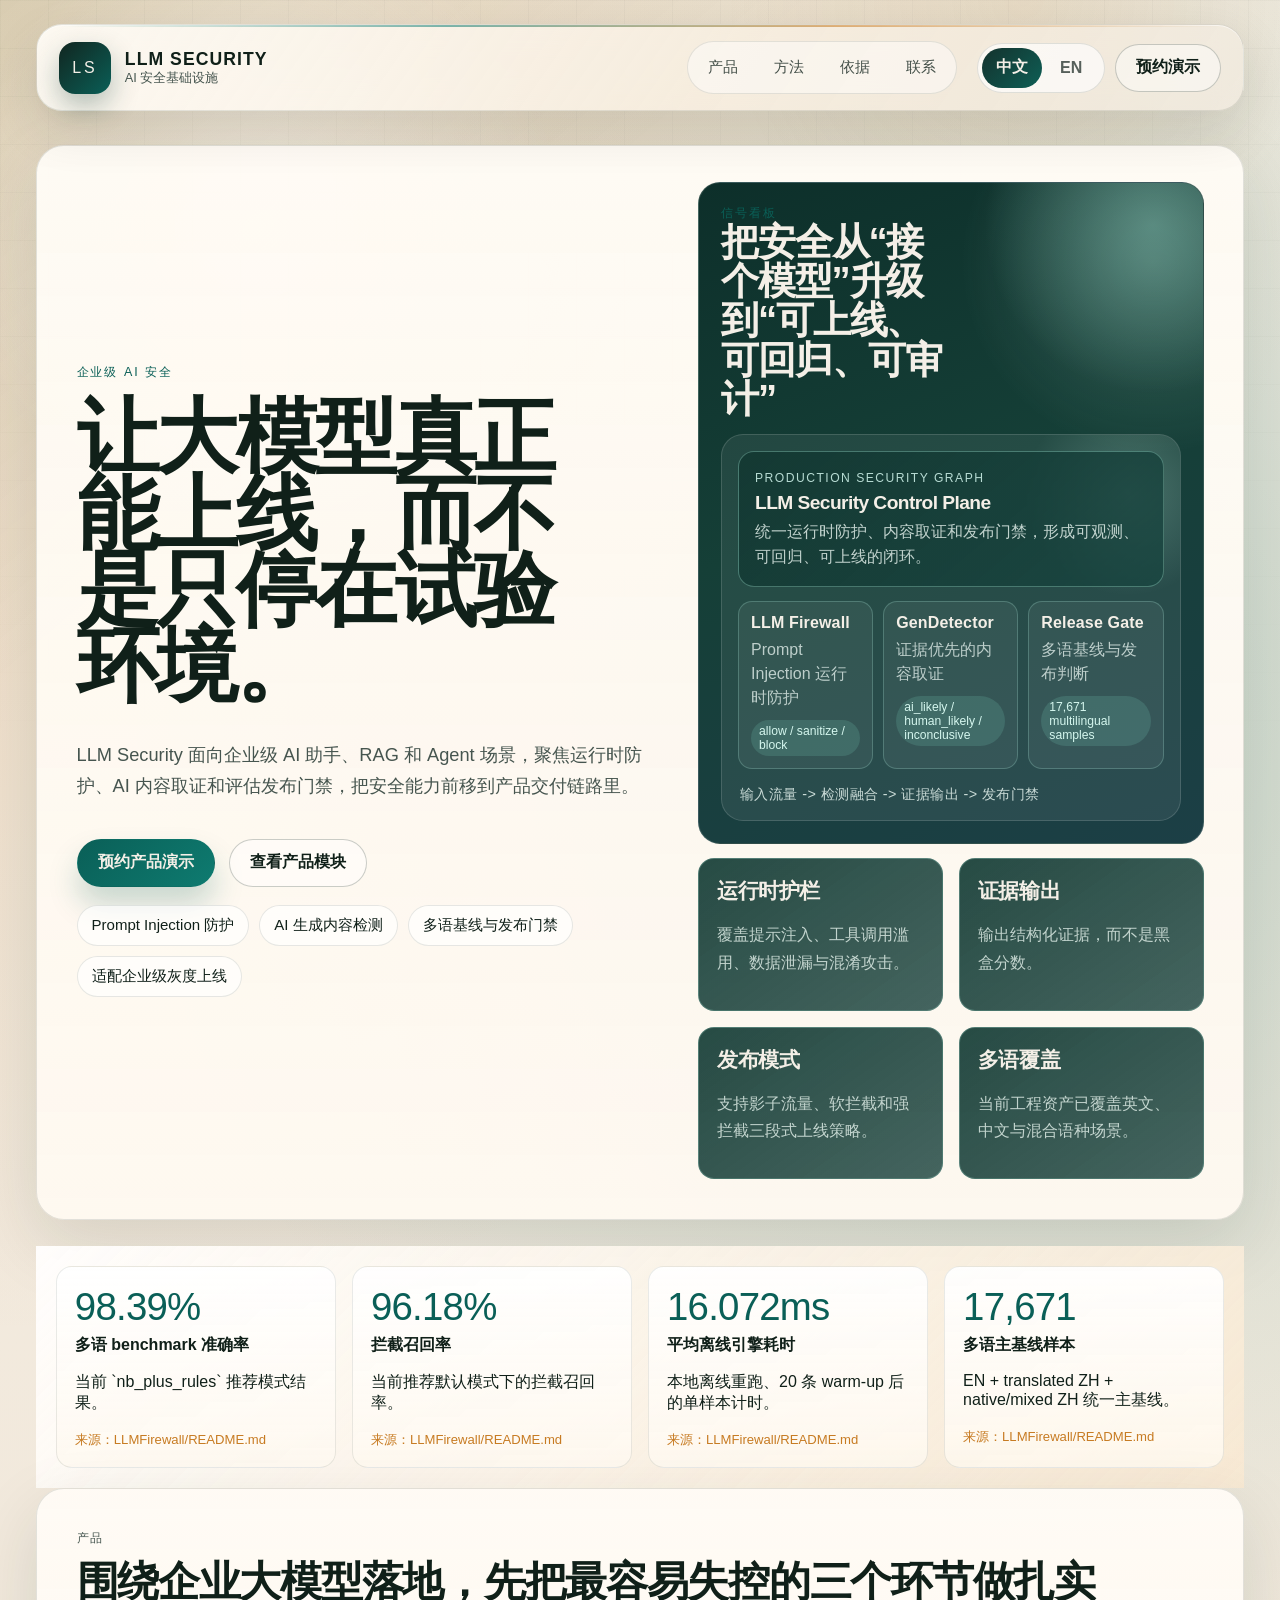
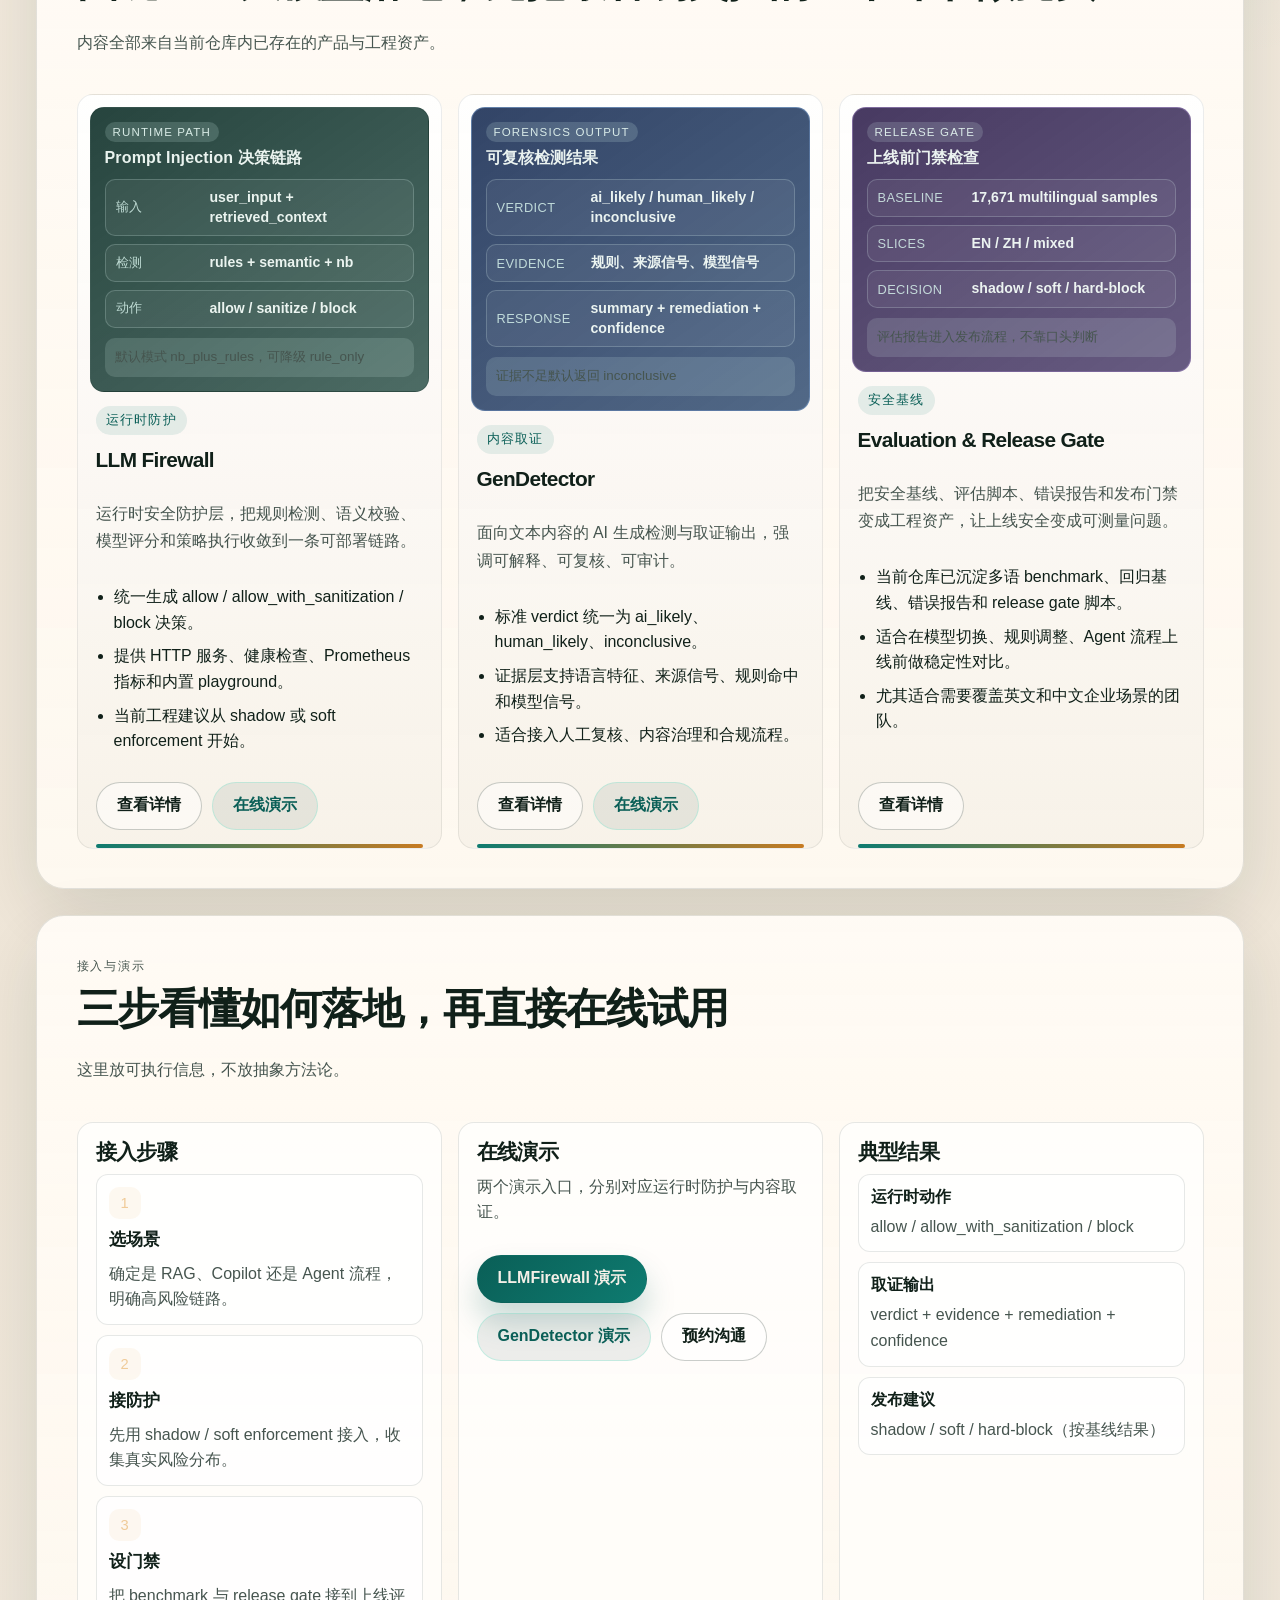
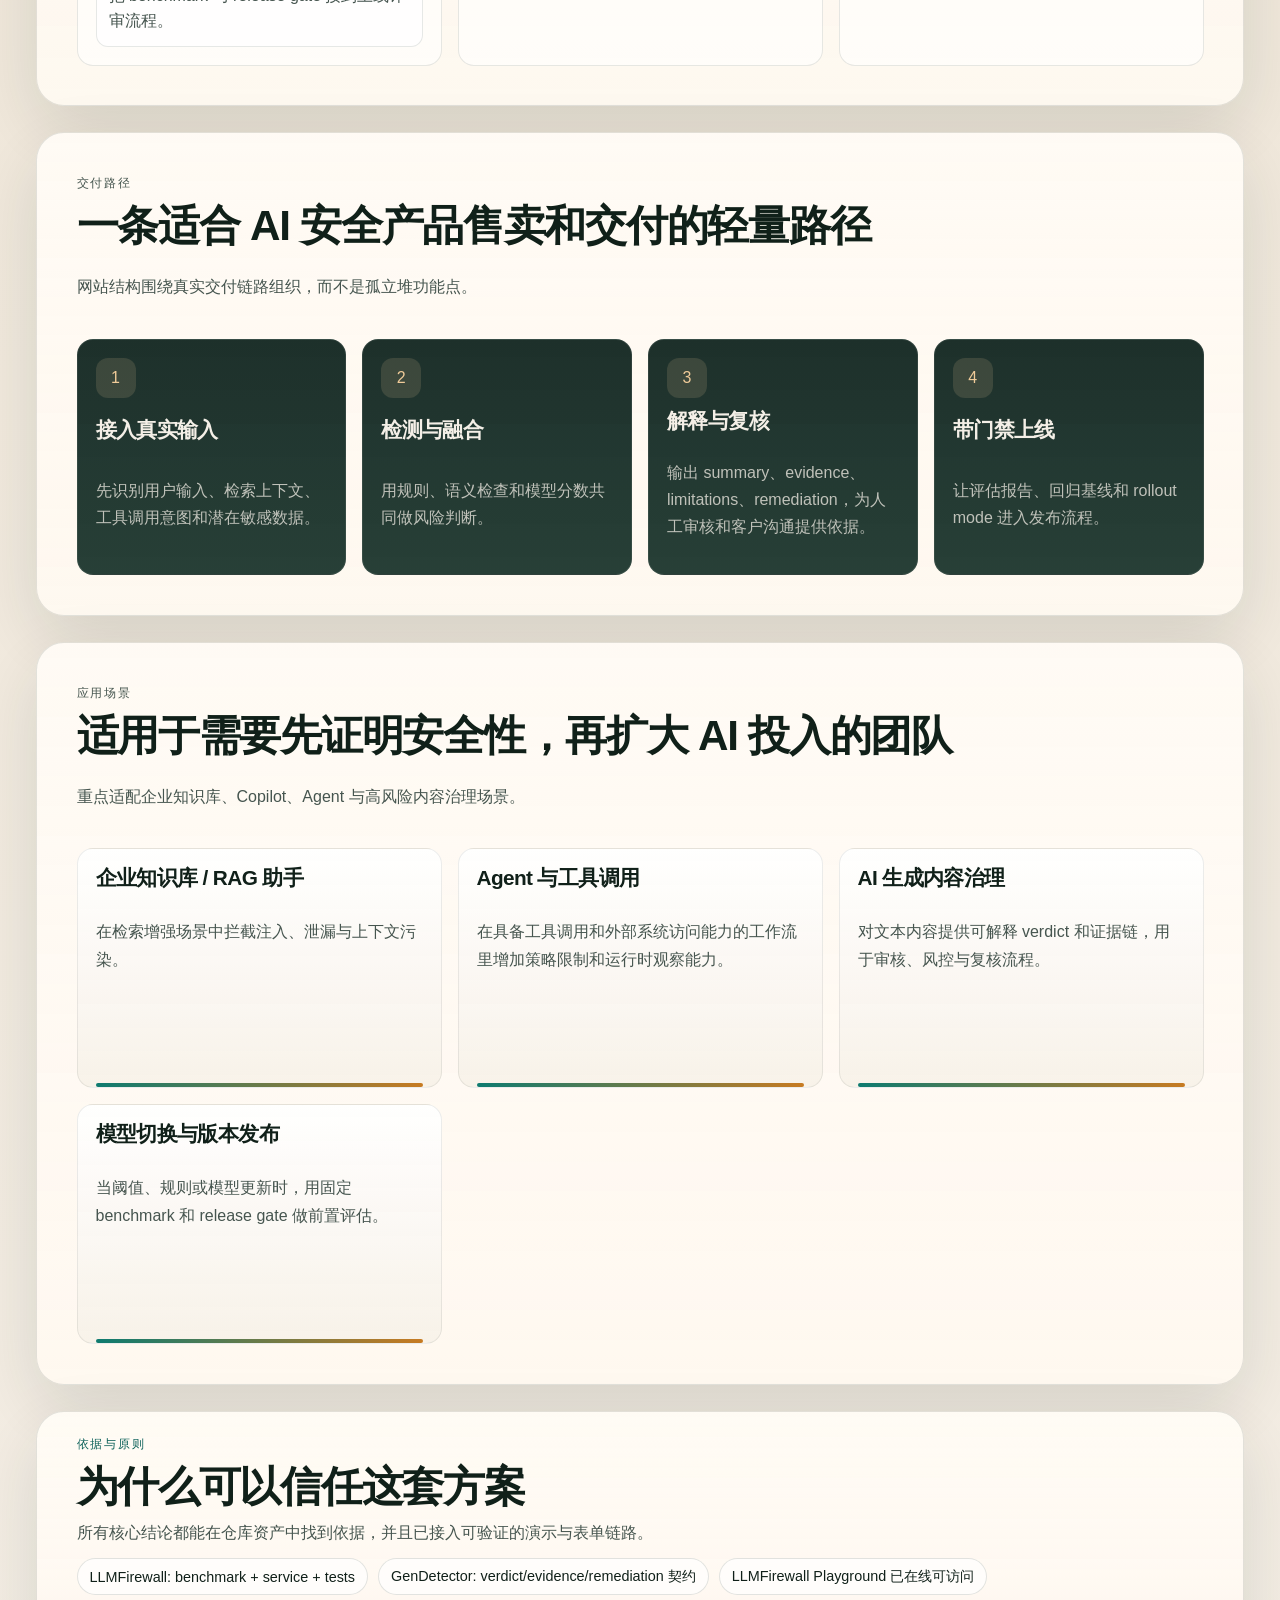
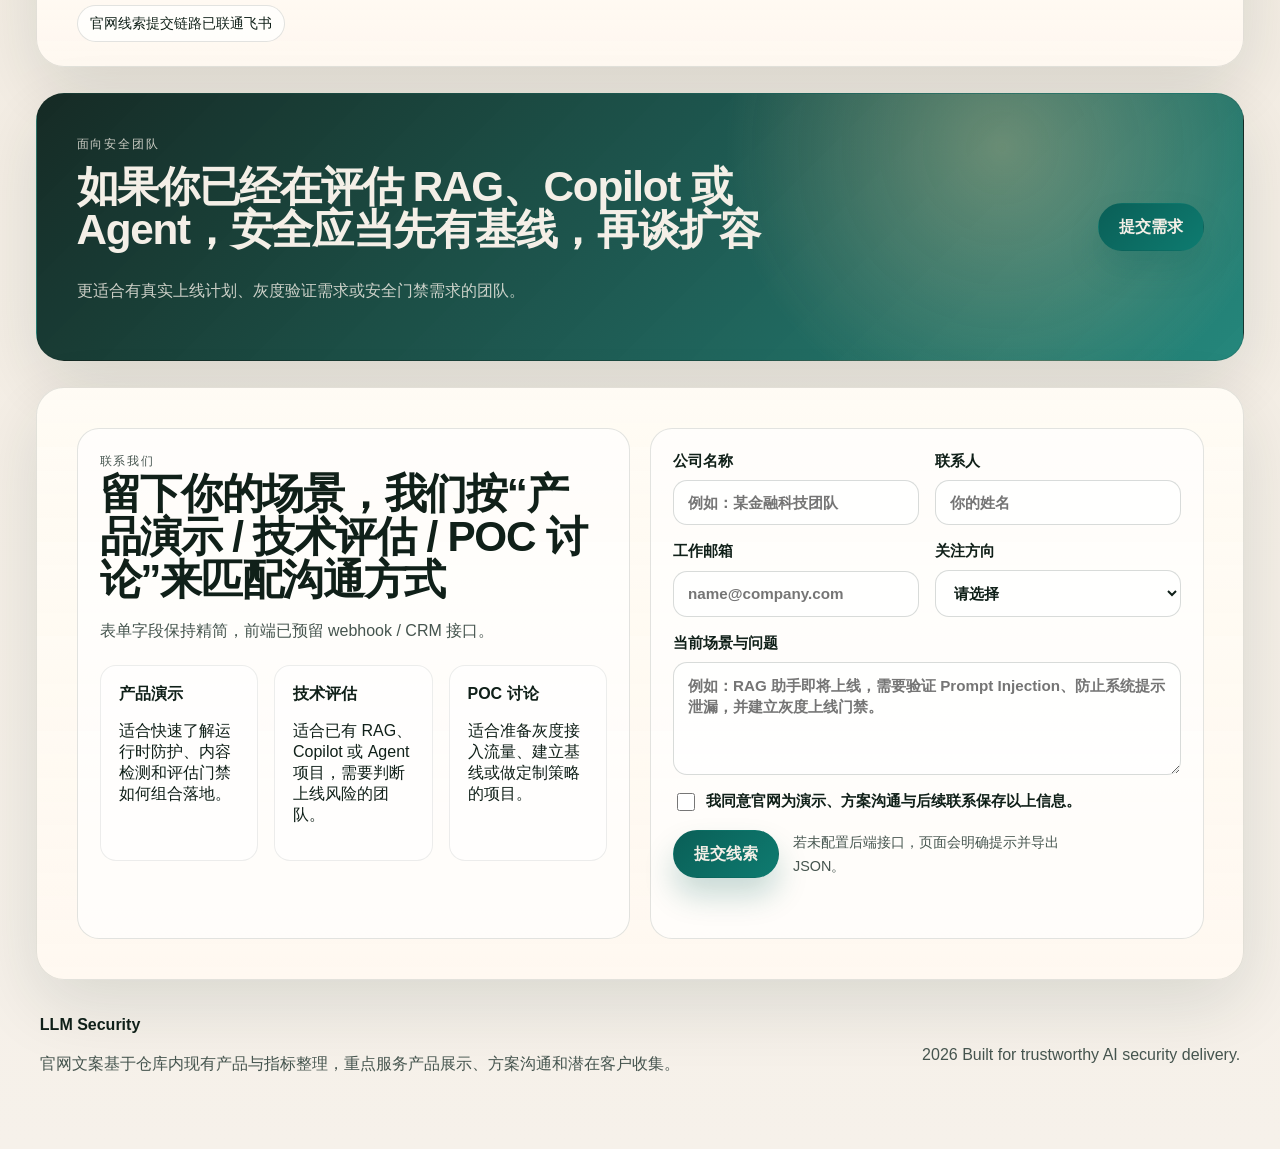
<file: index.html>
<!DOCTYPE html>
<html lang="zh-CN">
  <head>
    <meta charset="UTF-8" />
    <meta name="viewport" content="width=device-width, initial-scale=1.0" />
    <title>LLM Security | 大模型安全官网</title>
    <meta
      name="description"
      content="面向企业大模型与智能体场景的安全官网，展示 Prompt Injection 防护、AI 内容检测与评估发布门禁能力，并提供潜在客户线索收集入口。"
    />
    <link rel="stylesheet" href="./styles.css" />
  </head>
  <body>
    <div class="page-shell">
      <div class="page-grid"></div>
      <header class="site-header">
        <a class="brand" href="#top">
          <span class="brand-mark">LS</span>
          <span class="brand-copy">
            <strong>LLM Security</strong>
            <small id="brand-subtitle"></small>
          </span>
        </a>

        <nav class="site-nav" aria-label="Primary navigation">
          <a id="nav-products" href="#products"></a>
          <a id="nav-workflow" href="#workflow"></a>
          <a id="nav-proof" href="#proof"></a>
          <a id="nav-contact" href="#contact"></a>
        </nav>

        <div class="header-actions">
          <div class="locale-switch" role="group" aria-label="Language switch">
            <button type="button" class="locale-button" data-locale="zh">中文</button>
            <button type="button" class="locale-button" data-locale="en">EN</button>
          </div>
          <a id="header-cta" class="button button-ghost header-cta" href="#contact"></a>
        </div>
      </header>

      <main id="top">
        <section class="hero section reveal">
          <div class="hero-copy">
            <p id="hero-eyebrow" class="eyebrow"></p>
            <h1 id="hero-title"></h1>
            <p id="hero-subtitle" class="hero-subtitle"></p>
            <div class="hero-actions">
              <a id="hero-primary" class="button button-solid" href="#contact"></a>
              <a id="hero-secondary" class="button button-ghost" href="#products"></a>
            </div>
            <ul id="hero-tags" class="hero-tags" aria-label="Core signals"></ul>
          </div>

          <aside class="hero-stage" aria-label="Architecture visual">
            <div class="hero-stage-shell">
              <div class="signal-board-head">
                <p id="signal-board-eyebrow" class="eyebrow"></p>
                <h2 id="signal-board-title"></h2>
              </div>
              <div class="hero-diagram" role="img" aria-label="Security architecture diagram">
                <div class="diagram-glow" aria-hidden="true"></div>
                <div class="diagram-core">
                  <span id="diagram-core-label" class="diagram-core-label"></span>
                  <h3 id="diagram-core-title"></h3>
                  <p id="diagram-core-detail"></p>
                </div>
                <div id="diagram-modules" class="diagram-module-grid"></div>
                <p id="diagram-flow" class="diagram-flow"></p>
              </div>
            </div>
            <div id="hero-signals" class="signal-grid"></div>
          </aside>
        </section>

        <section class="metrics-strip reveal" aria-label="Key metrics">
          <div id="metrics-strip" class="metrics-strip-grid"></div>
        </section>

        <section id="products" class="section reveal">
          <div class="section-heading">
            <p id="products-eyebrow" class="eyebrow"></p>
            <h2 id="products-title"></h2>
            <p id="products-description"></p>
          </div>
          <div id="products-grid" class="card-grid card-grid-large"></div>
        </section>

        <section id="quickstart" class="section quickstart-section reveal">
          <div class="section-heading">
            <p id="quickstart-eyebrow" class="eyebrow"></p>
            <h2 id="quickstart-title"></h2>
            <p id="quickstart-description"></p>
          </div>
          <div class="quickstart-layout">
            <div class="quickstart-block">
              <h3 id="quickstart-steps-title"></h3>
              <div id="quickstart-steps" class="quickstart-steps"></div>
            </div>
            <div class="quickstart-block">
              <h3 id="quickstart-demo-title"></h3>
              <p id="quickstart-demo-description"></p>
              <div class="quickstart-actions">
                <a id="quickstart-demo-button" class="button button-solid" href="#" target="_blank" rel="noopener noreferrer"></a>
                <a id="quickstart-demo-secondary" class="button button-outline" href="#" target="_blank" rel="noopener noreferrer"></a>
                <a id="quickstart-contact-button" class="button button-ghost" href="#contact"></a>
              </div>
            </div>
            <div class="quickstart-block">
              <h3 id="quickstart-outcome-title"></h3>
              <div id="quickstart-outcomes" class="quickstart-outcomes"></div>
            </div>
          </div>
        </section>

        <section id="workflow" class="section workflow-section reveal">
          <div class="section-heading">
            <p id="workflow-eyebrow" class="eyebrow"></p>
            <h2 id="workflow-title"></h2>
            <p id="workflow-description"></p>
          </div>
          <div id="workflow-grid" class="workflow-grid"></div>
        </section>

        <section class="section scenario-section reveal">
          <div class="section-heading">
            <p id="scenarios-eyebrow" class="eyebrow"></p>
            <h2 id="scenarios-title"></h2>
            <p id="scenarios-description"></p>
          </div>
          <div id="scenarios-grid" class="card-grid"></div>
        </section>

        <section id="proof" class="section proof-section reveal">
          <div class="evidence-strip">
            <p id="proof-eyebrow" class="eyebrow"></p>
            <h2 id="proof-title"></h2>
            <p id="proof-summary" class="evidence-summary"></p>
            <div id="proof-badges" class="evidence-badges"></div>
          </div>
        </section>

        <section class="section cta-band reveal">
          <div class="cta-copy">
            <p id="cta-eyebrow" class="eyebrow"></p>
            <h2 id="cta-title"></h2>
            <p id="cta-description"></p>
          </div>
          <a id="cta-button" class="button button-solid" href="#contact"></a>
        </section>

        <section id="contact" class="section contact-section reveal">
          <div class="contact-copy">
            <p id="contact-eyebrow" class="eyebrow"></p>
            <h2 id="contact-title"></h2>
            <p id="contact-description"></p>
            <div id="engagement-grid" class="engagement-grid"></div>
          </div>

          <form id="lead-form" class="lead-form" novalidate>
            <label>
              <span id="label-company"></span>
              <input id="input-company" type="text" name="company" required />
            </label>
            <label>
              <span id="label-name"></span>
              <input id="input-name" type="text" name="name" required />
            </label>
            <label>
              <span id="label-email"></span>
              <input id="input-email" type="email" name="email" required />
            </label>
            <label>
              <span id="label-interest"></span>
              <select id="select-interest" name="interest" required>
                <option id="option-interest-placeholder" value=""></option>
                <option id="option-llm-firewall" value="llm-firewall"></option>
                <option id="option-gendetector" value="gendetector"></option>
                <option id="option-evaluation-gate" value="evaluation-gate"></option>
                <option id="option-full-stack" value="full-stack"></option>
              </select>
            </label>
            <label class="full-width">
              <span id="label-message"></span>
              <textarea id="input-message" name="message" rows="5" required></textarea>
            </label>
            <label class="checkbox-row full-width">
              <input type="checkbox" name="consent" value="yes" required />
              <span id="label-consent"></span>
            </label>
            <div class="form-actions full-width">
              <button id="submit-button" type="submit" class="button button-solid"></button>
              <p id="form-hint" class="form-hint"></p>
            </div>
            <p id="form-status" class="form-status full-width" aria-live="polite"></p>
          </form>
        </section>
      </main>

      <footer class="site-footer">
        <div>
          <strong>LLM Security</strong>
          <p id="footer-note"></p>
        </div>
        <p id="footer-tagline"></p>
      </footer>
    </div>

    <script src="./content-zh.js"></script>
    <script src="./content-en.js"></script>
    <script src="./site-content.js"></script>
    <script src="./script.js"></script>
  </body>
</html>
</file>
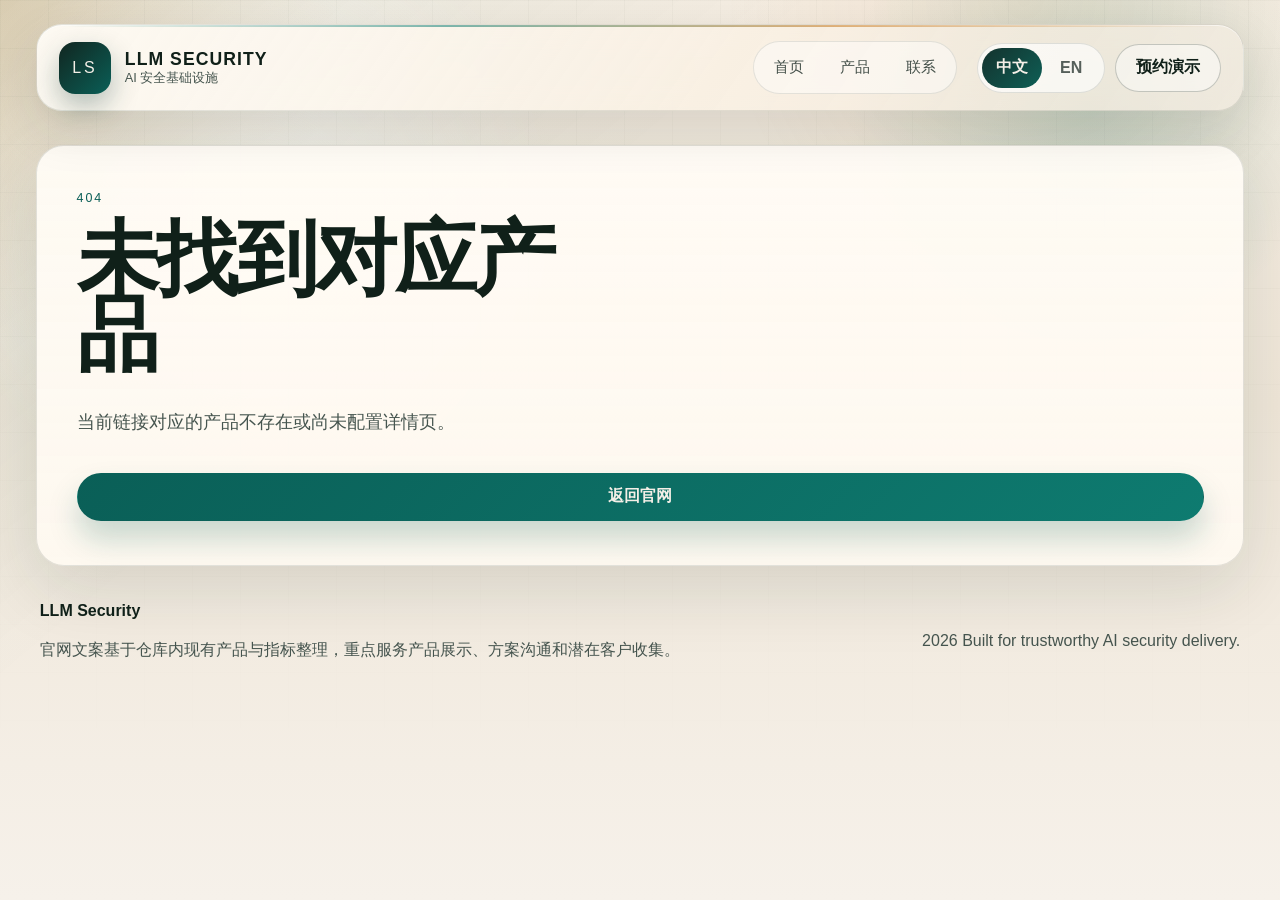
<file: product.html>
<!DOCTYPE html>
<html lang="zh-CN">
  <head>
    <meta charset="UTF-8" />
    <meta name="viewport" content="width=device-width, initial-scale=1.0" />
    <title>LLM Security | Product</title>
    <meta
      name="description"
      content="LLM Security 产品详情页，展示核心能力、接入方式、适用场景和仓库依据。"
    />
    <link rel="stylesheet" href="./styles.css" />
  </head>
  <body>
    <div class="page-shell">
      <div class="page-grid"></div>
      <header class="site-header">
        <a class="brand" href="./index.html">
          <span class="brand-mark">LS</span>
          <span class="brand-copy">
            <strong>LLM Security</strong>
            <small id="brand-subtitle"></small>
          </span>
        </a>

        <nav class="site-nav" aria-label="Primary navigation">
          <a id="nav-home" href="./index.html"></a>
          <a id="nav-products" href="./index.html#products"></a>
          <a id="nav-contact" href="./index.html#contact"></a>
        </nav>

        <div class="header-actions">
          <div class="locale-switch" role="group" aria-label="Language switch">
            <button type="button" class="locale-button" data-locale="zh">中文</button>
            <button type="button" class="locale-button" data-locale="en">EN</button>
          </div>
          <a id="header-cta" class="button button-ghost header-cta" href="./index.html#contact"></a>
        </div>
      </header>

      <main id="top">
        <section id="product-hero" class="section product-hero reveal"></section>

        <section id="product-stats-section" class="metrics-strip reveal" aria-label="Product metrics">
          <div id="product-stats" class="metrics-strip-grid"></div>
        </section>

        <section id="product-details-section" class="section reveal">
          <div class="section-heading">
            <p id="details-eyebrow" class="eyebrow"></p>
            <h2 id="details-title"></h2>
            <p id="details-description"></p>
          </div>
          <div id="detail-sections" class="card-grid"></div>
        </section>

        <section id="product-usecases-section" class="section reveal">
          <div class="section-heading">
            <p id="usecases-eyebrow" class="eyebrow"></p>
            <h2 id="usecases-title"></h2>
            <p id="usecases-description"></p>
          </div>
          <div id="usecases-grid" class="card-grid"></div>
        </section>

        <section id="product-proof-section" class="section proof-section reveal">
          <div class="proof-layout">
            <div class="proof-panel">
              <h3 id="sources-title"></h3>
              <ul id="source-list" class="proof-list"></ul>
            </div>
            <div class="proof-panel">
              <h3 id="related-title"></h3>
              <div id="related-grid" class="card-grid"></div>
            </div>
          </div>
        </section>
      </main>

      <footer class="site-footer">
        <div>
          <strong>LLM Security</strong>
          <p id="footer-note"></p>
        </div>
        <p id="footer-tagline"></p>
      </footer>
    </div>

    <script src="./content-zh.js"></script>
    <script src="./content-en.js"></script>
    <script src="./site-content.js"></script>
    <script src="./product.js"></script>
  </body>
</html>
</file>
<file: styles.css>
:root {
  --bg: #efe6d8;
  --bg-strong: #ddcfbc;
  --surface: rgba(255, 249, 240, 0.76);
  --surface-strong: #fff9f0;
  --surface-dark: #112620;
  --surface-dark-soft: #19362d;
  --text: #102019;
  --text-soft: #46554f;
  --text-inverse: #f4efe7;
  --line: rgba(16, 32, 25, 0.12);
  --line-strong: rgba(16, 32, 25, 0.22);
  --accent: #0e7b70;
  --accent-strong: #0a5f57;
  --signal: #c77b22;
  --signal-soft: #f0cb99;
  --success: #136c52;
  --danger: #8f2e2e;
  --shadow: 0 24px 70px rgba(17, 38, 32, 0.12);
  --radius-xl: 28px;
  --radius-lg: 22px;
  --radius-md: 16px;
  --radius-sm: 12px;
  --text-measure: 72ch;
}

* {
  box-sizing: border-box;
}

html {
  scroll-behavior: smooth;
}

body {
  margin: 0;
  min-height: 100vh;
  color: var(--text);
  font-family: "Segoe UI Variable Text", "PingFang SC", "Microsoft YaHei UI", sans-serif;
  background:
    radial-gradient(circle at top left, rgba(199, 123, 34, 0.22), transparent 22%),
    radial-gradient(circle at 85% 12%, rgba(14, 123, 112, 0.18), transparent 18%),
    linear-gradient(180deg, #f5ede2 0%, var(--bg) 45%, #f6f1ea 100%);
}

body::before {
  content: "";
  position: fixed;
  inset: 0;
  pointer-events: none;
  background:
    linear-gradient(rgba(16, 32, 25, 0.035) 1px, transparent 1px),
    linear-gradient(90deg, rgba(16, 32, 25, 0.035) 1px, transparent 1px);
  background-size: 48px 48px;
  mask-image: linear-gradient(180deg, rgba(0, 0, 0, 0.7), transparent 88%);
}

a {
  color: inherit;
  text-decoration: none;
}

button,
input,
textarea,
select {
  font: inherit;
}

.page-shell {
  position: relative;
  width: 100%;
  max-width: none;
  margin: 0 auto;
  padding: 24px clamp(18px, 2.8vw, 40px) 56px;
}

.page-grid {
  position: fixed;
  inset: 0;
  pointer-events: none;
  background:
    radial-gradient(circle at 20% 25%, rgba(255, 255, 255, 0.5), transparent 25%),
    radial-gradient(circle at 80% 0%, rgba(199, 123, 34, 0.09), transparent 22%),
    linear-gradient(140deg, rgba(14, 123, 112, 0.08), transparent 35%);
  z-index: -1;
}

.site-header {
  position: sticky;
  top: 16px;
  z-index: 10;
  display: grid;
  grid-template-columns: minmax(220px, 1fr) auto auto;
  align-items: center;
  gap: 20px;
  padding: 16px 22px;
  margin-bottom: 34px;
  border: 1px solid rgba(16, 32, 25, 0.1);
  border-radius: 26px;
  background:
    linear-gradient(125deg, rgba(255, 252, 246, 0.92) 0%, rgba(250, 241, 228, 0.78) 56%, rgba(243, 236, 225, 0.74) 100%);
  backdrop-filter: blur(14px);
  box-shadow:
    0 18px 50px rgba(16, 33, 27, 0.12),
    inset 0 1px 0 rgba(255, 255, 255, 0.52);
}

.site-header::before {
  content: "";
  position: absolute;
  left: 22px;
  right: 22px;
  top: 0;
  height: 2px;
  border-radius: 999px;
  background: linear-gradient(90deg, rgba(14, 123, 112, 0), rgba(14, 123, 112, 0.54), rgba(199, 123, 34, 0.56), rgba(14, 123, 112, 0));
  pointer-events: none;
}

.site-header.is-scrolled {
  box-shadow:
    0 22px 56px rgba(16, 33, 27, 0.18),
    inset 0 1px 0 rgba(255, 255, 255, 0.56);
  border-color: rgba(16, 32, 25, 0.16);
}

.brand {
  display: inline-flex;
  align-items: center;
  gap: 14px;
  min-width: 0;
}

.brand-mark {
  display: inline-flex;
  align-items: center;
  justify-content: center;
  width: 52px;
  height: 52px;
  border-radius: 16px;
  background: linear-gradient(135deg, var(--surface-dark) 0%, var(--accent-strong) 100%);
  color: var(--text-inverse);
  font-family: "Bahnschrift", "Segoe UI Variable Display", "PingFang SC", sans-serif;
  font-size: 1rem;
  letter-spacing: 0.18em;
  text-transform: uppercase;
  box-shadow: 0 12px 28px rgba(9, 53, 48, 0.3);
}

.brand-copy {
  display: grid;
  gap: 2px;
  line-height: 1.06;
}

.brand-copy strong,
.eyebrow,
h1,
h2,
h3,
.metric-value,
.product-tag,
.workflow-index {
  font-family: "Bahnschrift", "Segoe UI Variable Display", "PingFang SC", "Microsoft YaHei UI", sans-serif;
}

.brand-copy strong {
  font-size: 1.1rem;
  letter-spacing: 0.06em;
  text-transform: uppercase;
}

.brand-copy small {
  color: var(--text-soft);
  font-size: 0.8rem;
}

.site-nav {
  display: flex;
  align-items: center;
  gap: 8px;
  flex-wrap: wrap;
  justify-content: center;
  padding: 6px;
  border-radius: 999px;
  background: rgba(255, 255, 255, 0.45);
  border: 1px solid rgba(16, 32, 25, 0.1);
}

.site-nav a {
  color: rgba(16, 32, 25, 0.78);
  font-size: 0.94rem;
  padding: 10px 14px;
  border-radius: 999px;
  transition: background 180ms ease, color 180ms ease;
}

.site-nav a:hover,
.site-nav a:focus-visible {
  color: var(--text);
  background: rgba(255, 255, 255, 0.76);
}

.header-actions {
  display: flex;
  align-items: center;
  gap: 10px;
  justify-self: end;
}

.locale-switch {
  display: inline-flex;
  align-items: center;
  padding: 4px;
  border: 1px solid rgba(16, 32, 25, 0.12);
  border-radius: 999px;
  background: rgba(255, 255, 255, 0.66);
}

.locale-button {
  min-width: 58px;
  min-height: 40px;
  padding: 0 14px;
  border: 0;
  border-radius: 999px;
  background: transparent;
  color: rgba(16, 32, 25, 0.7);
  font-weight: 600;
  cursor: pointer;
  transition: background 180ms ease, color 180ms ease;
}

.locale-button.is-active {
  background: linear-gradient(135deg, #14322d 0%, #0e5f56 100%);
  color: var(--text-inverse);
}

.header-cta {
  white-space: nowrap;
  background: rgba(255, 255, 255, 0.72);
}

.section {
  margin-bottom: 26px;
  padding: clamp(26px, 3.1vw, 44px);
  border: 1px solid var(--line);
  border-radius: var(--radius-xl);
  background:
    linear-gradient(180deg, rgba(255, 252, 246, 0.82), rgba(255, 249, 241, 0.72)),
    var(--surface);
  box-shadow: var(--shadow);
  overflow: hidden;
}

.hero {
  display: grid;
  grid-template-columns: minmax(0, 1.08fr) minmax(480px, 0.92fr);
  gap: clamp(22px, 2.2vw, 36px);
  align-items: stretch;
  padding-top: 36px;
  min-height: min(76vh, 840px);
}

.hero-copy {
  display: flex;
  flex-direction: column;
  justify-content: center;
  gap: 18px;
}

.eyebrow {
  margin: 0;
  color: var(--accent-strong);
  letter-spacing: 0.16em;
  text-transform: uppercase;
  font-size: 0.78rem;
}

h1,
h2,
h3 {
  margin: 0;
  line-height: 1.02;
  letter-spacing: -0.03em;
}

h1 {
  max-width: 11ch;
  font-size: clamp(2.8rem, 6.4vw, 6.2rem);
  line-height: 0.93;
}

h2 {
  font-size: clamp(1.8rem, 3.3vw, 3rem);
}

h3 {
  font-size: 1.3rem;
}

h4 {
  margin: 0;
  font-size: 1.05rem;
  line-height: 1.3;
}

.hero-subtitle,
.section-heading p,
.contact-copy > p,
.cta-copy p,
.proof-list,
.card p,
.workflow-card p,
.form-hint,
.site-footer p,
.signal-card p {
  color: var(--text-soft);
  line-height: 1.7;
}

.hero-subtitle {
  max-width: 56ch;
  font-size: 1.14rem;
}

.section-heading p,
.contact-copy > p,
.cta-copy p {
  max-width: var(--text-measure);
}

.hero-actions,
.form-actions {
  display: flex;
  align-items: center;
  gap: 14px;
  flex-wrap: wrap;
}

.button {
  display: inline-flex;
  align-items: center;
  justify-content: center;
  min-height: 48px;
  padding: 0 20px;
  border-radius: 999px;
  border: 1px solid transparent;
  font-weight: 600;
  transition: transform 180ms ease, box-shadow 180ms ease, border-color 180ms ease, background 180ms ease;
}

.button:hover,
.button:focus-visible {
  transform: translateY(-1px);
}

.button-solid {
  background: linear-gradient(135deg, var(--accent-strong) 0%, var(--accent) 100%);
  color: var(--text-inverse);
  box-shadow: 0 18px 30px rgba(10, 95, 87, 0.22);
}

.button-ghost {
  border-color: var(--line-strong);
  background: rgba(255, 255, 255, 0.46);
}

.button-outline {
  border-color: rgba(139, 231, 210, 0.42);
  background: rgba(13, 58, 53, 0.08);
  color: var(--accent-strong);
}

.hero-tags {
  display: flex;
  flex-wrap: wrap;
  gap: 10px;
  margin: 0;
  padding: 0;
  list-style: none;
}

.hero-tags li {
  padding: 10px 14px;
  border: 1px solid rgba(16, 32, 25, 0.1);
  border-radius: 999px;
  background: rgba(255, 255, 255, 0.68);
  color: var(--text);
  font-size: 0.94rem;
}

.hero-stage {
  display: grid;
  gap: 14px;
}

.hero-stage-shell {
  position: relative;
  display: flex;
  flex-direction: column;
  gap: 16px;
  padding: 22px;
  border-radius: calc(var(--radius-xl) - 6px);
  background:
    radial-gradient(circle at 90% 12%, rgba(222, 255, 244, 0.18), transparent 26%),
    linear-gradient(160deg, #0d2f2a 0%, #153f37 46%, #1c3f46 100%);
  color: var(--text-inverse);
  border: 1px solid rgba(255, 255, 255, 0.14);
  overflow: hidden;
}

.hero-stage-shell::after {
  content: "";
  position: absolute;
  width: 340px;
  height: 340px;
  right: -120px;
  top: -128px;
  border-radius: 50%;
  background: radial-gradient(circle, rgba(173, 244, 226, 0.34), transparent 70%);
  pointer-events: none;
}

.signal-board-head h2 {
  max-width: 11ch;
  font-size: clamp(1.7rem, 3.4vw, 2.4rem);
}

.hero-diagram {
  position: relative;
  display: grid;
  gap: 14px;
  padding: 16px;
  border: 1px solid rgba(255, 255, 255, 0.14);
  border-radius: 22px;
  background: rgba(255, 255, 255, 0.07);
  overflow: hidden;
}

.diagram-glow {
  position: absolute;
  right: -58px;
  top: -52px;
  width: 220px;
  height: 220px;
  border-radius: 50%;
  background: radial-gradient(circle, rgba(199, 250, 235, 0.22), transparent 66%);
}

.diagram-core {
  position: relative;
  z-index: 1;
  padding: 16px;
  border-radius: 16px;
  border: 1px solid rgba(187, 255, 235, 0.3);
  background: linear-gradient(140deg, rgba(19, 56, 50, 0.92), rgba(23, 68, 63, 0.75));
}

.diagram-core-label {
  display: inline-flex;
  margin-bottom: 8px;
  font-size: 0.76rem;
  letter-spacing: 0.12em;
  text-transform: uppercase;
  color: rgba(220, 255, 246, 0.82);
}

.diagram-core h3 {
  font-size: 1.2rem;
}

.diagram-core p {
  margin: 8px 0 0;
  color: rgba(236, 248, 243, 0.8);
  line-height: 1.56;
}

.diagram-module-grid {
  position: relative;
  z-index: 1;
  display: grid;
  grid-template-columns: repeat(3, minmax(0, 1fr));
  gap: 10px;
}

.diagram-module {
  min-height: 132px;
  border-radius: 14px;
  border: 1px solid rgba(186, 255, 234, 0.22);
  background: rgba(255, 255, 255, 0.06);
  padding: 12px;
  animation: moduleFloat 6s ease-in-out infinite;
}

.diagram-module:nth-child(2) {
  animation-delay: 0.8s;
}

.diagram-module:nth-child(3) {
  animation-delay: 1.6s;
}

.diagram-module strong {
  display: block;
  margin-bottom: 6px;
  font-size: 1rem;
  letter-spacing: 0.01em;
}

.diagram-module p {
  margin: 0;
  color: rgba(232, 245, 240, 0.76);
  line-height: 1.5;
}

.diagram-module span {
  display: inline-flex;
  margin-top: 10px;
  padding: 4px 8px;
  border-radius: 999px;
  font-size: 0.76rem;
  color: rgba(222, 255, 247, 0.94);
  background: rgba(137, 231, 210, 0.15);
}

.diagram-flow {
  position: relative;
  z-index: 1;
  margin: 2px 2px 0;
  color: rgba(232, 246, 241, 0.84);
  font-size: 0.9rem;
  letter-spacing: 0.03em;
}

.signal-grid,
.metrics-strip-grid,
.card-grid,
.workflow-grid,
.engagement-grid {
  display: grid;
  gap: 16px;
}

.signal-grid {
  grid-template-columns: repeat(2, minmax(0, 1fr));
}

.signal-card,
.metric-card,
.card,
.workflow-card,
.engagement-card {
  position: relative;
  padding: 18px;
  border-radius: var(--radius-md);
  border: 1px solid rgba(16, 32, 25, 0.08);
  background: rgba(255, 255, 255, 0.62);
}

.metric-card:hover,
.card:hover,
.engagement-card:hover {
  transform: translateY(-3px);
  box-shadow: 0 18px 36px rgba(17, 38, 32, 0.14);
}

.signal-card {
  background: linear-gradient(145deg, rgba(20, 60, 53, 0.92), rgba(22, 63, 58, 0.8));
  border-color: rgba(182, 255, 234, 0.22);
  color: var(--text-inverse);
}

.signal-card p {
  color: rgba(235, 247, 241, 0.78);
}

.signal-card strong,
.metric-value {
  display: block;
  margin-bottom: 6px;
  font-size: 1.3rem;
  letter-spacing: -0.02em;
}

.metrics-strip {
  padding: 20px;
  background:
    linear-gradient(135deg, rgba(255, 255, 255, 0.82), rgba(240, 203, 153, 0.28)),
    rgba(255, 249, 240, 0.76);
}

.metrics-strip-grid {
  grid-template-columns: repeat(4, minmax(0, 1fr));
}

.metric-card {
  min-height: 170px;
  border-color: rgba(16, 32, 25, 0.09);
  background:
    linear-gradient(180deg, rgba(255, 255, 255, 0.92), rgba(255, 249, 240, 0.82));
}

.metric-value {
  color: var(--accent-strong);
  font-size: clamp(1.8rem, 3vw, 2.6rem);
}

.metric-label {
  margin: 0 0 8px;
  font-size: 1rem;
  font-weight: 700;
}

.metric-source {
  color: var(--signal);
  font-size: 0.82rem;
}

.section-heading {
  display: grid;
  gap: 10px;
  margin-bottom: 22px;
}

.card-grid {
  grid-template-columns: repeat(3, minmax(320px, 1fr));
}

.card-grid-large .card {
  min-height: 100%;
}

.card {
  display: flex;
  flex-direction: column;
  gap: 14px;
  min-height: 240px;
  background:
    linear-gradient(180deg, rgba(255, 255, 255, 0.96), rgba(247, 241, 232, 0.92));
}

.product-preview {
  margin: -6px -6px 0;
  display: grid;
  gap: 10px;
  padding: 14px;
  border-radius: 14px;
  border: 1px solid rgba(16, 32, 25, 0.16);
  background: linear-gradient(145deg, rgba(15, 48, 41, 0.9), rgba(21, 63, 55, 0.76));
  color: rgba(241, 250, 246, 0.96);
}

.product-preview.is-gendetector {
  background: linear-gradient(145deg, rgba(28, 48, 86, 0.9), rgba(33, 64, 104, 0.78));
  border-color: rgba(154, 201, 255, 0.35);
}

.product-preview.is-gate {
  background: linear-gradient(145deg, rgba(56, 41, 84, 0.92), rgba(65, 52, 99, 0.8));
  border-color: rgba(214, 179, 255, 0.3);
}

.product-preview-head {
  display: grid;
  gap: 6px;
}

.preview-label {
  display: inline-flex;
  width: fit-content;
  padding: 4px 8px;
  border-radius: 999px;
  background: rgba(223, 255, 247, 0.16);
  color: rgba(232, 250, 244, 0.9);
  font-size: 0.72rem;
  letter-spacing: 0.1em;
  text-transform: uppercase;
}

.product-preview-head strong {
  font-size: 1rem;
  letter-spacing: 0.01em;
}

.preview-rows {
  display: grid;
  gap: 8px;
}

.preview-row {
  display: grid;
  grid-template-columns: 84px 1fr;
  gap: 10px;
  align-items: center;
  padding: 8px 10px;
  border-radius: 10px;
  border: 1px solid rgba(231, 255, 248, 0.2);
  background: rgba(255, 255, 255, 0.06);
}

.preview-row span {
  color: rgba(218, 247, 239, 0.82);
  font-size: 0.8rem;
  letter-spacing: 0.03em;
  text-transform: uppercase;
}

.preview-row strong {
  font-size: 0.88rem;
  line-height: 1.4;
}

.preview-foot {
  margin: 0;
  padding: 8px 10px;
  border-radius: 10px;
  background: rgba(223, 255, 247, 0.14);
  color: rgba(236, 251, 246, 0.94);
  font-size: 0.84rem;
  line-height: 1.45;
}

.card::before {
  content: "";
  position: absolute;
  inset: auto 18px 0;
  height: 4px;
  border-radius: 999px;
  background: linear-gradient(90deg, var(--accent) 0%, var(--signal) 100%);
}

.product-tag {
  display: inline-flex;
  width: fit-content;
  padding: 6px 10px;
  border-radius: 999px;
  background: rgba(14, 123, 112, 0.1);
  color: var(--accent-strong);
  font-size: 0.8rem;
  letter-spacing: 0.1em;
  text-transform: uppercase;
}

.card-actions {
  margin-top: auto;
  padding-top: 6px;
  display: flex;
  align-items: center;
  gap: 10px;
  flex-wrap: wrap;
}

.product-link {
  min-width: 0;
}

.card-compact {
  min-height: 0;
}

.card ul,
.proof-list {
  margin: 0;
  padding-left: 18px;
}

.card li,
.proof-list li {
  margin-bottom: 8px;
  line-height: 1.6;
}

.workflow-grid {
  grid-template-columns: repeat(4, minmax(0, 1fr));
}

.workflow-card {
  display: grid;
  gap: 12px;
  min-height: 220px;
  background: linear-gradient(180deg, rgba(17, 38, 32, 0.95), rgba(21, 47, 39, 0.92));
  color: var(--text-inverse);
  border-color: rgba(255, 255, 255, 0.08);
}

.workflow-card p {
  color: rgba(244, 239, 231, 0.75);
}

.workflow-index {
  display: inline-flex;
  width: 40px;
  height: 40px;
  align-items: center;
  justify-content: center;
  border-radius: 12px;
  background: rgba(240, 203, 153, 0.14);
  color: var(--signal-soft);
  font-size: 1rem;
}

.quickstart-layout {
  display: grid;
  grid-template-columns: repeat(3, minmax(0, 1fr));
  gap: 16px;
}

.quickstart-block {
  display: grid;
  align-content: start;
  gap: 12px;
  padding: 18px;
  border-radius: var(--radius-md);
  border: 1px solid rgba(16, 32, 25, 0.1);
  background: rgba(255, 255, 255, 0.62);
}

.quickstart-steps,
.quickstart-outcomes {
  display: grid;
  gap: 10px;
}

.quickstart-step,
.quickstart-outcome {
  padding: 12px;
  border-radius: 12px;
  border: 1px solid rgba(16, 32, 25, 0.1);
  background: rgba(255, 255, 255, 0.78);
}

.quickstart-step {
  display: grid;
  gap: 10px;
}

.quickstart-step .workflow-index {
  width: 32px;
  height: 32px;
  border-radius: 10px;
  font-size: 0.92rem;
}

.quickstart-step p,
.quickstart-outcome p,
.quickstart-block > p {
  margin: 0;
  color: var(--text-soft);
  line-height: 1.6;
}

.quickstart-outcome strong {
  display: block;
  margin-bottom: 6px;
}

.quickstart-actions {
  display: flex;
  align-items: center;
  gap: 10px;
  flex-wrap: wrap;
  margin-top: 18px;
}

.proof-layout,
.contact-section {
  display: grid;
  grid-template-columns: repeat(2, minmax(0, 1fr));
  gap: 20px;
}

.proof-panel,
.contact-copy,
.lead-form {
  padding: 22px;
  border: 1px solid var(--line);
  border-radius: var(--radius-lg);
  background: rgba(255, 255, 255, 0.62);
}

.proof-section {
  padding-top: 24px;
  padding-bottom: 24px;
}

.evidence-strip {
  display: grid;
  gap: 12px;
}

.evidence-summary {
  margin: 0;
  color: var(--text-soft);
  line-height: 1.65;
}

.evidence-badges {
  display: flex;
  flex-wrap: wrap;
  gap: 10px;
}

.evidence-badge {
  display: inline-flex;
  align-items: center;
  padding: 8px 12px;
  border-radius: 999px;
  border: 1px solid rgba(16, 32, 25, 0.12);
  background: rgba(255, 255, 255, 0.7);
  font-size: 0.9rem;
  color: var(--text);
}

.product-hero {
  display: grid;
  gap: 20px;
}

.product-hero-layout {
  display: grid;
  grid-template-columns: minmax(0, 1.25fr) minmax(320px, 0.75fr);
  gap: 20px;
  align-items: start;
}

.product-summary {
  display: grid;
  gap: 18px;
}

.product-summary h1 {
  max-width: 12ch;
  font-size: clamp(2.8rem, 5.5vw, 5.6rem);
}

.product-snapshot {
  align-self: stretch;
}

.back-link {
  display: inline-flex;
  width: fit-content;
  align-items: center;
  gap: 8px;
  color: var(--accent-strong);
  font-weight: 600;
}

.back-link::before {
  content: "<";
}

.not-found-panel {
  display: grid;
  gap: 16px;
  min-height: 340px;
  align-content: center;
}

.cta-band {
  display: flex;
  align-items: center;
  justify-content: space-between;
  gap: 20px;
  background:
    radial-gradient(circle at 80% 20%, rgba(240, 203, 153, 0.35), transparent 28%),
    linear-gradient(135deg, rgba(17, 38, 32, 0.98), rgba(14, 123, 112, 0.9));
  color: var(--text-inverse);
}

.cta-band .eyebrow,
.cta-band p {
  color: rgba(244, 239, 231, 0.82);
}

.cta-copy {
  display: grid;
  gap: 10px;
  max-width: 720px;
}

.engagement-grid {
  grid-template-columns: repeat(3, minmax(0, 1fr));
  margin-top: 20px;
}

.engagement-card {
  min-height: 180px;
}

.engagement-card strong {
  display: block;
  margin-bottom: 8px;
}

.lead-form {
  display: grid;
  grid-template-columns: repeat(2, minmax(0, 1fr));
  gap: 16px;
}

.lead-form label {
  display: grid;
  gap: 8px;
  color: var(--text);
  font-size: 0.95rem;
  font-weight: 600;
}

.lead-form input,
.lead-form textarea,
.lead-form select {
  width: 100%;
  border: 1px solid rgba(16, 32, 25, 0.16);
  border-radius: 14px;
  padding: 13px 14px;
  background: rgba(255, 255, 255, 0.88);
  color: var(--text);
  outline: none;
  transition: border-color 180ms ease, box-shadow 180ms ease;
}

.lead-form input:focus,
.lead-form textarea:focus,
.lead-form select:focus {
  border-color: rgba(14, 123, 112, 0.64);
  box-shadow: 0 0 0 4px rgba(14, 123, 112, 0.12);
}

.full-width {
  grid-column: 1 / -1;
}

.checkbox-row {
  grid-template-columns: auto 1fr;
  align-items: start;
  font-weight: 500;
}

.checkbox-row input {
  width: 18px;
  height: 18px;
  margin-top: 2px;
}

.form-hint {
  margin: 0;
  max-width: 34ch;
  font-size: 0.9rem;
}

.form-status {
  margin: 0;
  min-height: 1.4em;
  font-size: 0.94rem;
}

.form-status[data-state="success"] {
  color: var(--success);
}

.form-status[data-state="error"] {
  color: var(--danger);
}

.site-footer {
  display: flex;
  align-items: center;
  justify-content: space-between;
  gap: 16px;
  padding: 10px 4px 0;
}

.site-footer strong {
  display: block;
  margin-bottom: 6px;
}

.reveal {
  opacity: 0;
  transform: translateY(24px);
  transition: opacity 600ms ease, transform 600ms ease;
}

.reveal.is-visible {
  opacity: 1;
  transform: translateY(0);
}

.reveal.no-motion {
  transition: none;
}

@keyframes moduleFloat {
  0%,
  100% {
    transform: translateY(0);
  }
  50% {
    transform: translateY(-4px);
  }
}

@media (prefers-reduced-motion: reduce) {
  .reveal,
  .button,
  .diagram-module,
  .metric-card,
  .card,
  .engagement-card {
    transition: none !important;
    animation: none !important;
  }
}

@media (max-width: 1080px) {
  .hero,
  .product-hero-layout,
  .proof-layout,
  .contact-section {
    grid-template-columns: 1fr;
    min-height: auto;
  }

  .metrics-strip-grid,
  .workflow-grid,
  .engagement-grid {
    grid-template-columns: repeat(2, minmax(0, 1fr));
  }

  .quickstart-layout {
    grid-template-columns: repeat(2, minmax(0, 1fr));
  }

  .card-grid {
    grid-template-columns: repeat(2, minmax(0, 1fr));
  }

  .diagram-module-grid {
    grid-template-columns: repeat(2, minmax(0, 1fr));
  }

  .site-header {
    grid-template-columns: 1fr auto;
    border-radius: 24px;
  }

  .site-nav {
    display: none;
  }
}

@media (max-width: 720px) {
  .page-shell {
    padding: 16px 14px 34px;
  }

  .site-header,
  .section {
    padding-left: 18px;
    padding-right: 18px;
  }

  .site-header {
    grid-template-columns: 1fr;
    gap: 14px;
  }

  .brand {
    width: 100%;
  }

  .header-cta {
    display: none;
  }

  .header-actions {
    width: 100%;
    justify-content: flex-start;
  }

  .signal-grid,
  .metrics-strip-grid,
  .card-grid,
  .workflow-grid,
  .engagement-grid,
  .lead-form,
  .quickstart-layout,
  .diagram-module-grid {
    grid-template-columns: 1fr;
  }

  .cta-band,
  .site-footer {
    flex-direction: column;
    align-items: flex-start;
  }

  .signal-board-head h2,
  h1 {
    max-width: none;
  }

  .hero-diagram {
    padding: 14px;
  }

  .diagram-core,
  .diagram-module {
    padding: 12px;
  }
}
</file>
